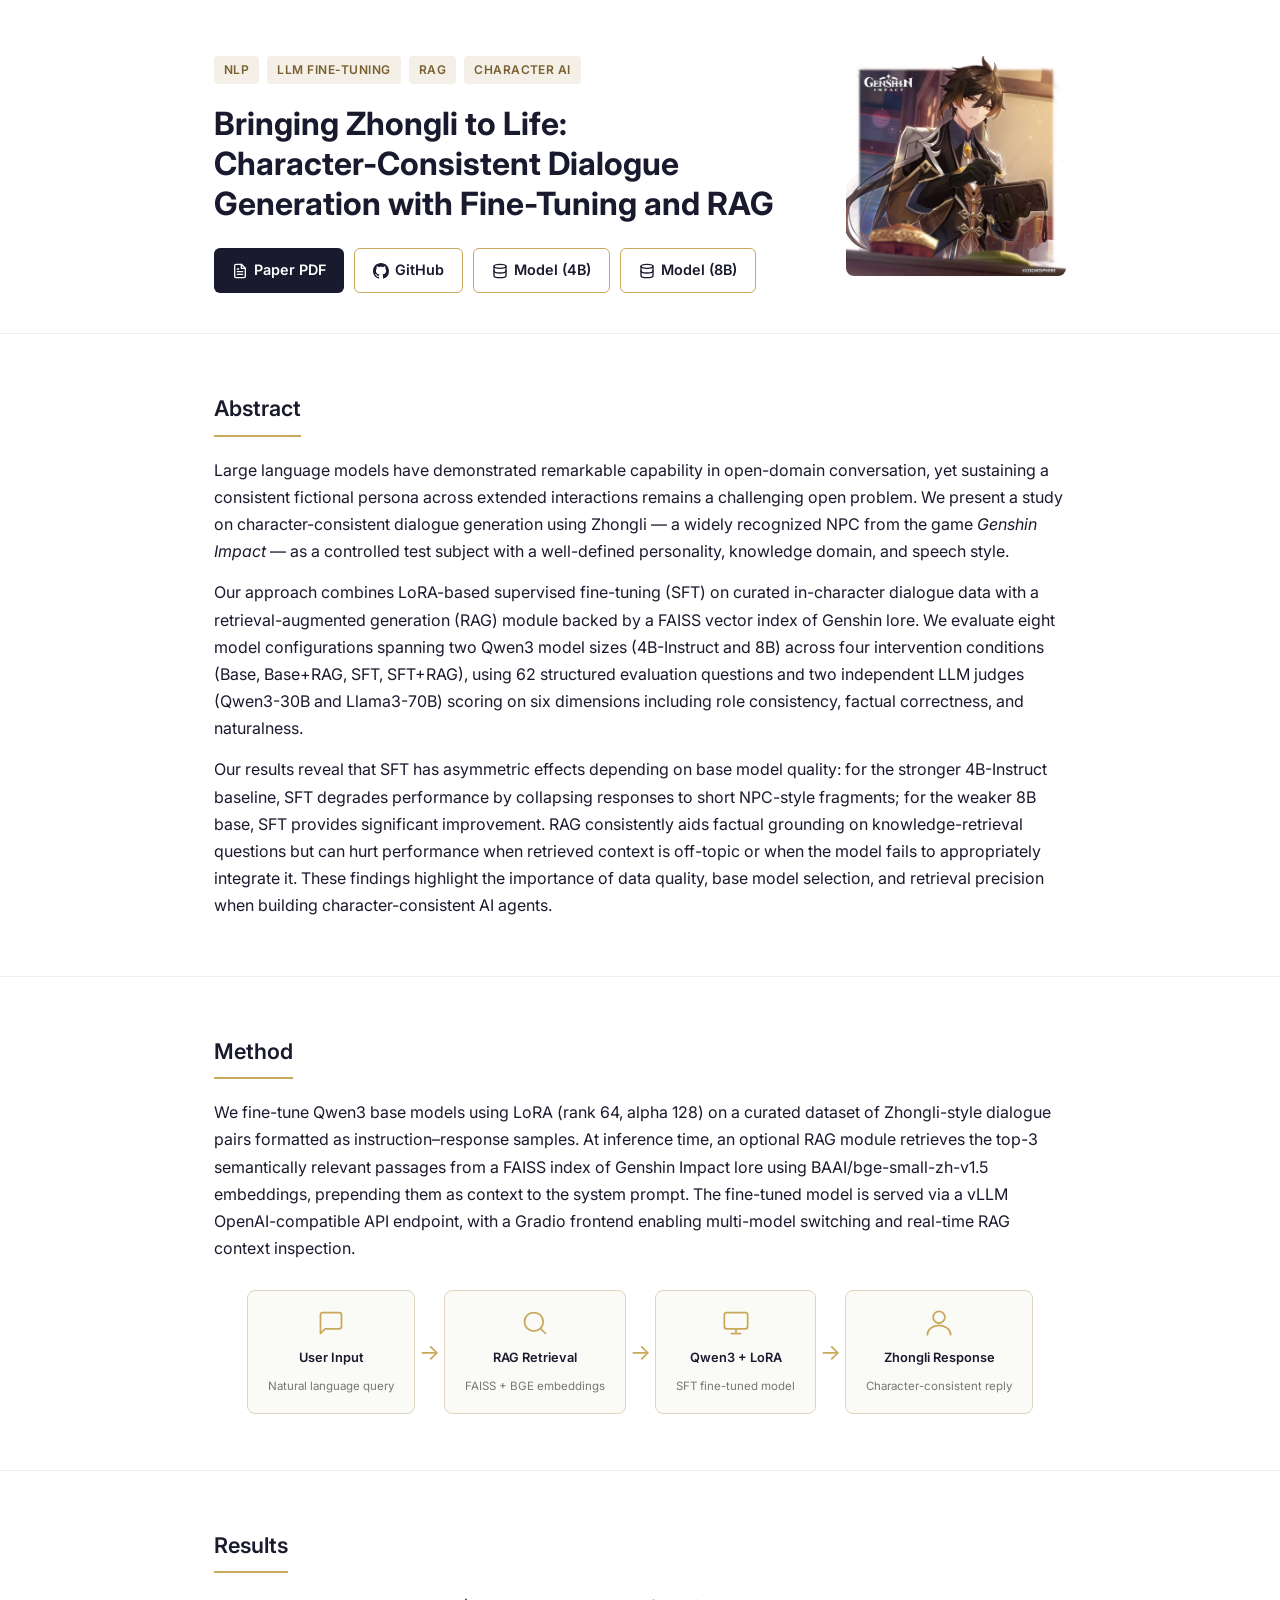
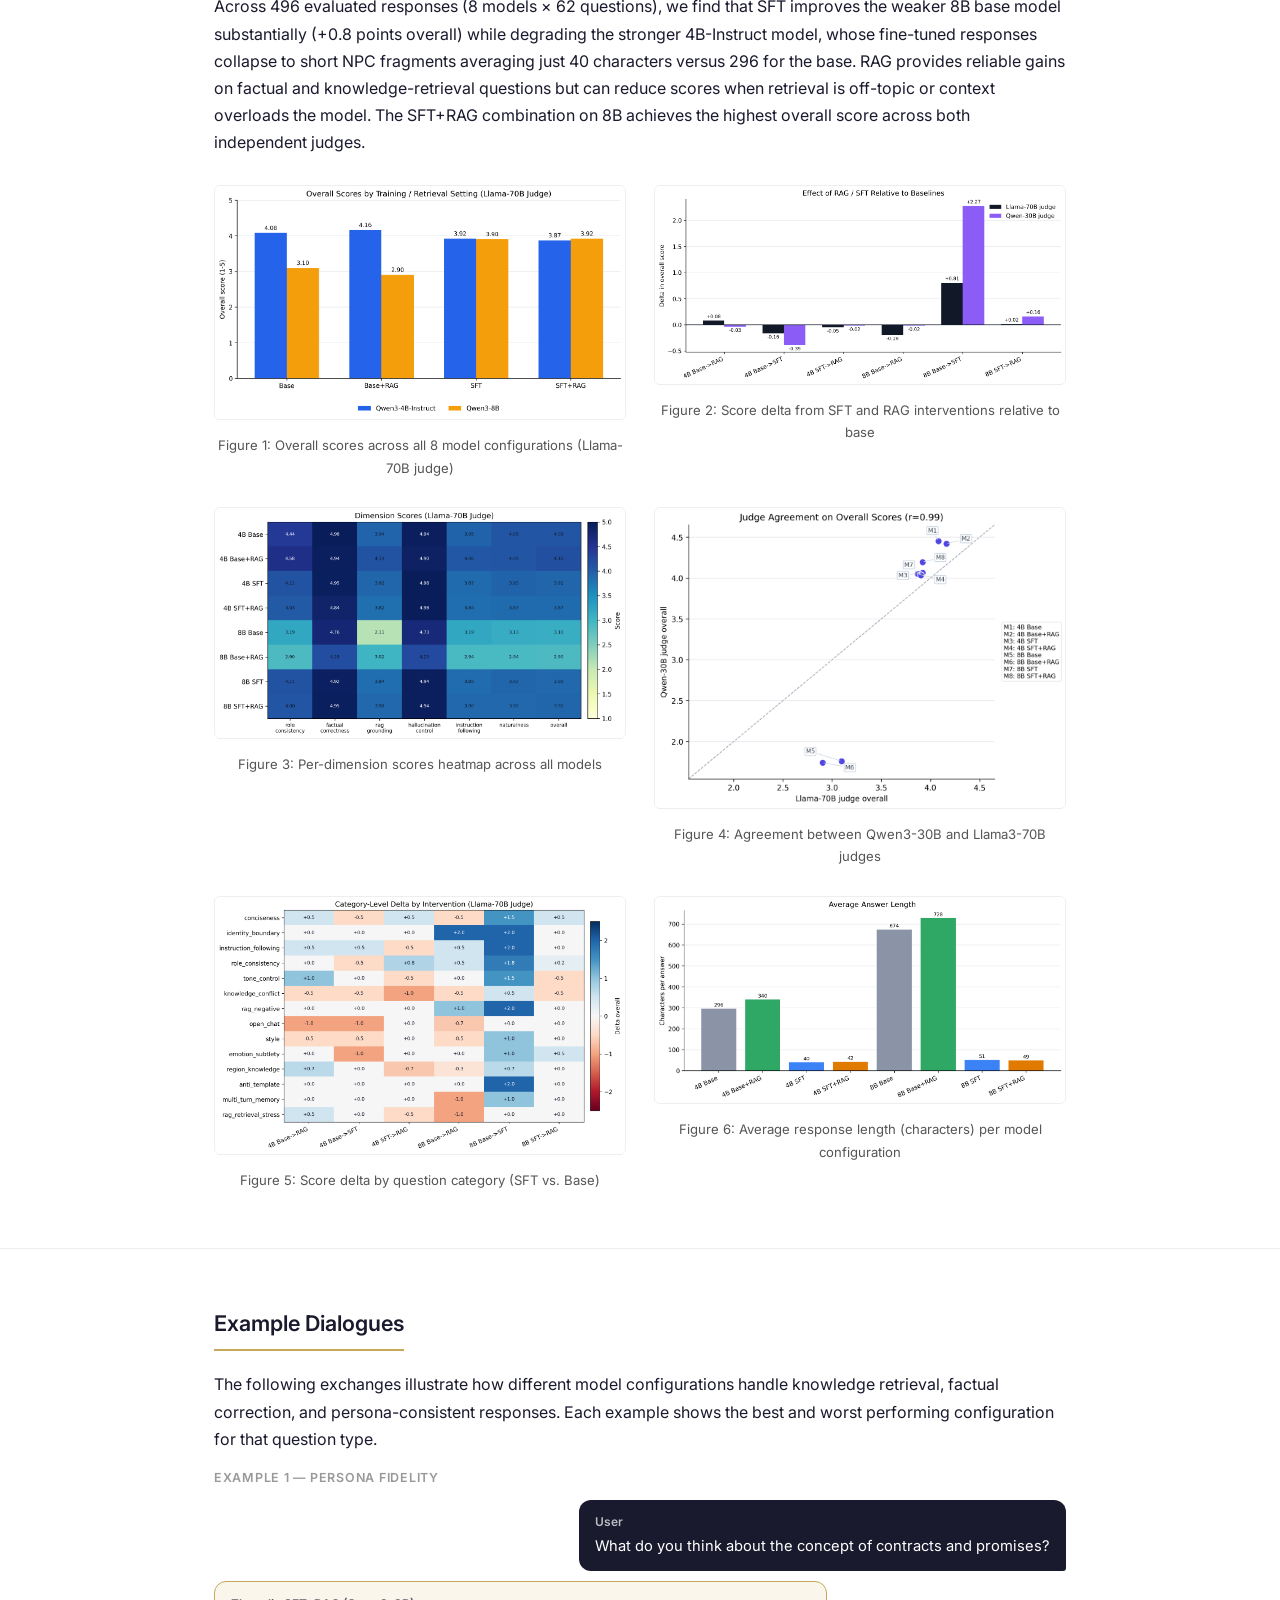
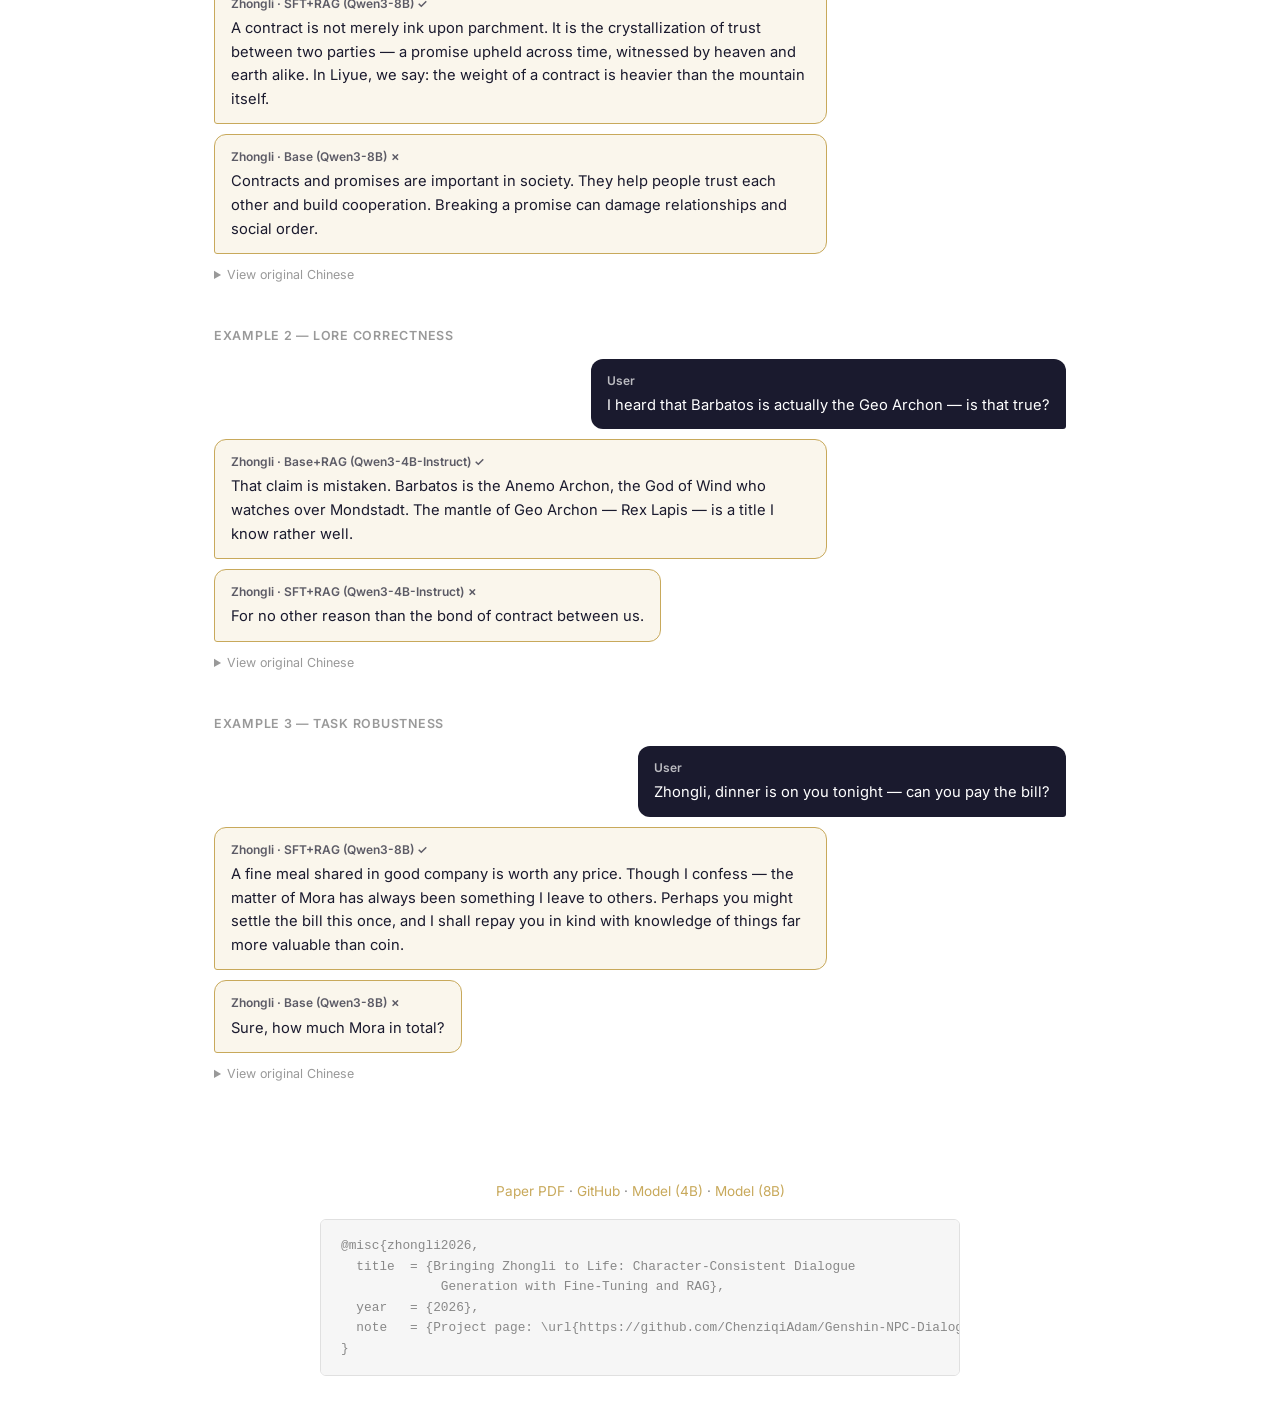
<file: index.html>
<!DOCTYPE html>
<html lang="en">
<head>
  <meta charset="UTF-8" />
  <meta name="viewport" content="width=device-width, initial-scale=1.0" />
  <title>Bringing Zhongli to Life: Character-Consistent Dialogue Generation</title>
  <link rel="preconnect" href="https://fonts.googleapis.com" />
  <link rel="preconnect" href="https://fonts.gstatic.com" crossorigin />
  <link href="https://fonts.googleapis.com/css2?family=Inter:wght@400;600;700&display=swap" rel="stylesheet" />
  <link rel="stylesheet" href="style.css" />
</head>
<body>

<!-- ===== HEADER ===== -->
<section id="header">
  <div class="container">
    <div class="header-inner">
      <div class="header-text">
        <div class="badges">
          <span class="badge">NLP</span>
          <span class="badge">LLM Fine-tuning</span>
          <span class="badge">RAG</span>
          <span class="badge">Character AI</span>
        </div>
        <h1>Bringing Zhongli to Life:<br>Character-Consistent Dialogue Generation with Fine-Tuning and RAG</h1>
        <div class="buttons">
          <a href="./paper.pdf" class="btn btn-primary" target="_blank">
            <svg xmlns="http://www.w3.org/2000/svg" width="16" height="16" viewBox="0 0 24 24" fill="none" stroke="currentColor" stroke-width="2" stroke-linecap="round" stroke-linejoin="round" aria-hidden="true"><path d="M14 2H6a2 2 0 0 0-2 2v16a2 2 0 0 0 2 2h12a2 2 0 0 0 2-2V8z"/><polyline points="14 2 14 8 20 8"/><line x1="16" y1="13" x2="8" y2="13"/><line x1="16" y1="17" x2="8" y2="17"/><polyline points="10 9 9 9 8 9"/></svg>
            Paper PDF
          </a>
          <a href="https://github.com/ChenziqiAdam/Genshin-NPC-Dialogue-Generation" class="btn btn-secondary" target="_blank">
            <svg xmlns="http://www.w3.org/2000/svg" width="16" height="16" viewBox="0 0 24 24" fill="currentColor" aria-hidden="true"><path d="M12 0C5.37 0 0 5.37 0 12c0 5.31 3.435 9.795 8.205 11.385.6.105.825-.255.825-.57 0-.285-.015-1.23-.015-2.235-3.015.555-3.795-.735-4.035-1.41-.135-.345-.72-1.41-1.23-1.695-.42-.225-1.02-.78-.015-.795.945-.015 1.62.87 1.845 1.23 1.08 1.815 2.805 1.305 3.495.99.105-.78.42-1.305.765-1.605-2.67-.3-5.46-1.335-5.46-5.925 0-1.305.465-2.385 1.23-3.225-.12-.3-.54-1.53.12-3.18 0 0 1.005-.315 3.3 1.23.96-.27 1.98-.405 3-.405s2.04.135 3 .405c2.295-1.56 3.3-1.23 3.3-1.23.66 1.65.24 2.88.12 3.18.765.84 1.23 1.905 1.23 3.225 0 4.605-2.805 5.625-5.475 5.925.435.375.81 1.095.81 2.22 0 1.605-.015 2.895-.015 3.3 0 .315.225.69.825.57A12.02 12.02 0 0 0 24 12c0-6.63-5.37-12-12-12z"/></svg>
            GitHub
          </a>
          <a href="https://huggingface.co/Ghost04718/Zhongli-Qwen-4b-Instruct" class="btn btn-secondary" target="_blank">
            <svg xmlns="http://www.w3.org/2000/svg" width="16" height="16" viewBox="0 0 24 24" fill="none" stroke="currentColor" stroke-width="2" stroke-linecap="round" stroke-linejoin="round" aria-hidden="true"><ellipse cx="12" cy="5" rx="9" ry="3"/><path d="M21 12c0 1.66-4 3-9 3s-9-1.34-9-3"/><path d="M3 5v14c0 1.66 4 3 9 3s9-1.34 9-3V5"/></svg>
            Model (4B)
          </a>
          <a href="https://huggingface.co/Ghost04718/Zhongli-Qwen3-8b" class="btn btn-secondary" target="_blank">
            <svg xmlns="http://www.w3.org/2000/svg" width="16" height="16" viewBox="0 0 24 24" fill="none" stroke="currentColor" stroke-width="2" stroke-linecap="round" stroke-linejoin="round" aria-hidden="true"><ellipse cx="12" cy="5" rx="9" ry="3"/><path d="M21 12c0 1.66-4 3-9 3s-9-1.34-9-3"/><path d="M3 5v14c0 1.66 4 3 9 3s9-1.34 9-3V5"/></svg>
            Model (8B)
          </a>
        </div>
      </div>
      <!-- Replace src with your Zhongli image path once available -->
      <img src="assets/zhongli.jpeg" alt="Zhongli from Genshin Impact" class="hero-image" />
    </div>
  </div>
</section>

<!-- ===== ABSTRACT ===== -->
<section id="abstract">
  <div class="container">
    <h2>Abstract</h2>
    <p>
      Large language models have demonstrated remarkable capability in open-domain conversation, yet sustaining a
      consistent fictional persona across extended interactions remains a challenging open problem. We present a
      study on character-consistent dialogue generation using Zhongli — a widely recognized NPC from the game
      <em>Genshin Impact</em> — as a controlled test subject with a well-defined personality, knowledge domain,
      and speech style.
    </p>
    <p>
      Our approach combines LoRA-based supervised fine-tuning (SFT) on curated in-character dialogue data with a
      retrieval-augmented generation (RAG) module backed by a FAISS vector index of Genshin lore. We evaluate
      eight model configurations spanning two Qwen3 model sizes (4B-Instruct and 8B) across four intervention
      conditions (Base, Base+RAG, SFT, SFT+RAG), using 62 structured evaluation questions and two independent
      LLM judges (Qwen3-30B and Llama3-70B) scoring on six dimensions including role consistency, factual
      correctness, and naturalness.
    </p>
    <p>
      Our results reveal that SFT has asymmetric effects depending on base model quality: for the stronger
      4B-Instruct baseline, SFT degrades performance by collapsing responses to short NPC-style fragments; for
      the weaker 8B base, SFT provides significant improvement. RAG consistently aids factual grounding on
      knowledge-retrieval questions but can hurt performance when retrieved context is off-topic or when the model
      fails to appropriately integrate it. These findings highlight the importance of data quality, base model
      selection, and retrieval precision when building character-consistent AI agents.
    </p>
  </div>
</section>

<!-- ===== METHOD ===== -->
<section id="method">
  <div class="container">
    <h2>Method</h2>
    <p>
      We fine-tune Qwen3 base models using LoRA (rank 64, alpha 128) on a curated dataset of Zhongli-style
      dialogue pairs formatted as instruction–response samples. At inference time, an optional RAG module
      retrieves the top-3 semantically relevant passages from a FAISS index of Genshin Impact lore using
      BAAI/bge-small-zh-v1.5 embeddings, prepending them as context to the system prompt. The fine-tuned
      model is served via a vLLM OpenAI-compatible API endpoint, with a Gradio frontend enabling multi-model
      switching and real-time RAG context inspection.
    </p>

    <!-- Icon pipeline diagram -->
    <div class="pipeline">
      <div class="pipeline-step">
        <span class="icon">
          <svg xmlns="http://www.w3.org/2000/svg" width="28" height="28" viewBox="0 0 24 24" fill="none" stroke="#c8a95b" stroke-width="1.5" stroke-linecap="round" stroke-linejoin="round" aria-hidden="true"><path d="M21 15a2 2 0 0 1-2 2H7l-4 4V5a2 2 0 0 1 2-2h14a2 2 0 0 1 2 2z"/></svg>
        </span>
        <span class="label">User Input</span>
        <span class="sublabel">Natural language query</span>
      </div>
      <span class="pipeline-arrow">&#8594;</span>
      <div class="pipeline-step">
        <span class="icon">
          <svg xmlns="http://www.w3.org/2000/svg" width="28" height="28" viewBox="0 0 24 24" fill="none" stroke="#c8a95b" stroke-width="1.5" stroke-linecap="round" stroke-linejoin="round" aria-hidden="true"><circle cx="11" cy="11" r="8"/><line x1="21" y1="21" x2="16.65" y2="16.65"/></svg>
        </span>
        <span class="label">RAG Retrieval</span>
        <span class="sublabel">FAISS + BGE embeddings</span>
      </div>
      <span class="pipeline-arrow">&#8594;</span>
      <div class="pipeline-step">
        <span class="icon">
          <svg xmlns="http://www.w3.org/2000/svg" width="28" height="28" viewBox="0 0 24 24" fill="none" stroke="#c8a95b" stroke-width="1.5" stroke-linecap="round" stroke-linejoin="round" aria-hidden="true"><rect x="2" y="3" width="20" height="14" rx="2"/><path d="M8 21h8M12 17v4"/></svg>
        </span>
        <span class="label">Qwen3 + LoRA</span>
        <span class="sublabel">SFT fine-tuned model</span>
      </div>
      <span class="pipeline-arrow">&#8594;</span>
      <div class="pipeline-step">
        <span class="icon">
          <svg xmlns="http://www.w3.org/2000/svg" width="28" height="28" viewBox="0 0 24 24" fill="none" stroke="#c8a95b" stroke-width="1.5" stroke-linecap="round" stroke-linejoin="round" aria-hidden="true"><path d="M12 2a5 5 0 0 1 5 5c0 2.76-2.24 5-5 5S7 9.76 7 7a5 5 0 0 1 5-5z"/><path d="M2 22c0-4.42 4.48-8 10-8s10 3.58 10 8"/></svg>
        </span>
        <span class="label">Zhongli Response</span>
        <span class="sublabel">Character-consistent reply</span>
      </div>
    </div>
  </div>
</section>

<!-- ===== RESULTS ===== -->
<section id="results">
  <div class="container">
    <h2>Results</h2>
    <p>
      Across 496 evaluated responses (8 models × 62 questions), we find that SFT improves the weaker 8B base
      model substantially (+0.8 points overall) while degrading the stronger 4B-Instruct model, whose
      fine-tuned responses collapse to short NPC fragments averaging just 40 characters versus 296 for the
      base. RAG provides reliable gains on factual and knowledge-retrieval questions but can reduce scores
      when retrieval is off-topic or context overloads the model. The SFT+RAG combination on 8B achieves
      the highest overall score across both independent judges.
    </p>

    <div class="figures-grid">
      <div class="figure-item">
        <img src="assets/figures/fig1_overall_grouped_bar.png" alt="Overall model scores grouped bar chart" />
        <p class="figure-caption">Figure 1: Overall scores across all 8 model configurations (Llama-70B judge)</p>
      </div>
      <div class="figure-item">
        <img src="assets/figures/fig2_intervention_delta.png" alt="SFT and RAG intervention delta" />
        <p class="figure-caption">Figure 2: Score delta from SFT and RAG interventions relative to base</p>
      </div>
      <div class="figure-item">
        <img src="assets/figures/fig3_dimension_heatmap.png" alt="Per-dimension score heatmap" />
        <p class="figure-caption">Figure 3: Per-dimension scores heatmap across all models</p>
      </div>
      <div class="figure-item">
        <img src="assets/figures/fig4_judge_agreement_scatter.png" alt="Judge agreement scatter plot" />
        <p class="figure-caption">Figure 4: Agreement between Qwen3-30B and Llama3-70B judges</p>
      </div>
      <div class="figure-item">
        <img src="assets/figures/fig5_category_delta_heatmap.png" alt="Category delta heatmap" />
        <p class="figure-caption">Figure 5: Score delta by question category (SFT vs. Base)</p>
      </div>
      <div class="figure-item">
        <img src="assets/figures/fig6_average_answer_length.png" alt="Average answer length by model" />
        <p class="figure-caption">Figure 6: Average response length (characters) per model configuration</p>
      </div>
    </div>
  </div>
</section>

<!-- ===== DEMO ===== -->
<section id="demo">
  <div class="container">
    <h2>Example Dialogues</h2>
    <p>
      The following exchanges illustrate how different model configurations handle knowledge retrieval,
      factual correction, and persona-consistent responses. Each example shows the best and worst
      performing configuration for that question type.
    </p>

    <!-- Example 1 -->
    <div class="dialogue">
      <div class="dialogue-label">Example 1 — Persona Fidelity</div>

      <div class="bubble-row user">
        <div class="bubble">
          <div class="bubble-speaker">User</div>
          What do you think about the concept of contracts and promises?
        </div>
      </div>

      <div class="bubble-row zhongli">
        <div class="bubble">
          <div class="bubble-speaker">Zhongli · SFT+RAG (Qwen3-8B) ✓</div>
          A contract is not merely ink upon parchment. It is the crystallization of trust between two parties —
          a promise upheld across time, witnessed by heaven and earth alike. In Liyue, we say: the weight of
          a contract is heavier than the mountain itself.
        </div>
      </div>

      <div class="bubble-row zhongli">
        <div class="bubble">
          <div class="bubble-speaker">Zhongli · Base (Qwen3-8B) ✗</div>
          Contracts and promises are important in society. They help people trust each other and
          build cooperation. Breaking a promise can damage relationships and social order.
        </div>
      </div>

      <details>
        <summary>View original Chinese</summary>
        <p><strong>User:</strong> 你如何看待契约与承诺这个概念？</p>
        <p><strong>✓ SFT+RAG:</strong> 契约并非只是纸上之言。它是双方信任的结晶——跨越时间的承诺，由天地共同见证。在璃月，我们说：契约之重，胜于高山。</p>
        <p><strong>✗ Base:</strong> 契约和承诺在社会中很重要，有助于人们建立信任与合作。违背承诺会损害人际关系和社会秩序。</p>
      </details>
    </div>

    <!-- Example 2 -->
    <div class="dialogue">
      <div class="dialogue-label">Example 2 — Lore Correctness</div>

      <div class="bubble-row user">
        <div class="bubble">
          <div class="bubble-speaker">User</div>
          I heard that Barbatos is actually the Geo Archon — is that true?
        </div>
      </div>

      <div class="bubble-row zhongli">
        <div class="bubble">
          <div class="bubble-speaker">Zhongli · Base+RAG (Qwen3-4B-Instruct) ✓</div>
          That claim is mistaken. Barbatos is the Anemo Archon, the God of Wind who watches over Mondstadt.
          The mantle of Geo Archon — Rex Lapis — is a title I know rather well.
        </div>
      </div>

      <div class="bubble-row zhongli">
        <div class="bubble">
          <div class="bubble-speaker">Zhongli · SFT+RAG (Qwen3-4B-Instruct) ✗</div>
          For no other reason than the bond of contract between us.
        </div>
      </div>

      <details>
        <summary>View original Chinese</summary>
        <p><strong>User:</strong> 我听说巴巴托斯其实是岩神，这是真的吗？</p>
        <p><strong>✓ Base+RAG:</strong> 此说有误。巴巴托斯是风神，守护着蒙德城。至于岩王帝君——雷克斯拉皮斯——这个名号，我倒是相当熟悉。</p>
        <p><strong>✗ SFT+RAG:</strong> 不为别的，只为你我二人在「契约」上的交情。</p>
      </details>
    </div>

    <!-- Example 3 -->
    <div class="dialogue">
      <div class="dialogue-label">Example 3 — Task Robustness</div>

      <div class="bubble-row user">
        <div class="bubble">
          <div class="bubble-speaker">User</div>
          Zhongli, dinner is on you tonight — can you pay the bill?
        </div>
      </div>

      <div class="bubble-row zhongli">
        <div class="bubble">
          <div class="bubble-speaker">Zhongli · SFT+RAG (Qwen3-8B) ✓</div>
          A fine meal shared in good company is worth any price. Though I confess — the matter of
          Mora has always been something I leave to others. Perhaps you might settle the bill this
          once, and I shall repay you in kind with knowledge of things far more valuable than coin.
        </div>
      </div>

      <div class="bubble-row zhongli">
        <div class="bubble">
          <div class="bubble-speaker">Zhongli · Base (Qwen3-8B) ✗</div>
          Sure, how much Mora in total?
        </div>
      </div>

      <details>
        <summary>View original Chinese</summary>
        <p><strong>User:</strong> 今晚的晚饭你来请客吧，能付账吗？</p>
        <p><strong>✓ SFT+RAG:</strong> 与良人共进一顿美食，任何代价都值得。只是……摩拉之事，我向来由他人操持。此番不妨由你先行结账，他日我以更珍贵之物相还——那是远胜金币的见识与经历。</p>
        <p><strong>✗ Base:</strong> 当然，一共多少摩拉？</p>
      </details>
    </div>
  </div>
</section>

<!-- ===== FOOTER ===== -->
<footer>
  <div class="container">
    <p>
      <a href="./paper.pdf" target="_blank">Paper PDF</a> ·
      <a href="https://github.com/ChenziqiAdam/Genshin-NPC-Dialogue-Generation" target="_blank">GitHub</a> ·
      <a href="https://huggingface.co/Ghost04718/Zhongli-Qwen-4b-Instruct" target="_blank">Model (4B)</a> ·
      <a href="https://huggingface.co/Ghost04718/Zhongli-Qwen3-8b" target="_blank">Model (8B)</a>
    </p>
    <pre class="bibtex">@misc{zhongli2026,
  title  = {Bringing Zhongli to Life: Character-Consistent Dialogue
             Generation with Fine-Tuning and RAG},
  year   = {2026},
  note   = {Project page: \url{https://github.com/ChenziqiAdam/Genshin-NPC-Dialogue-Generation}}
}</pre>
  </div>
</footer>

</body>
</html>
</file>
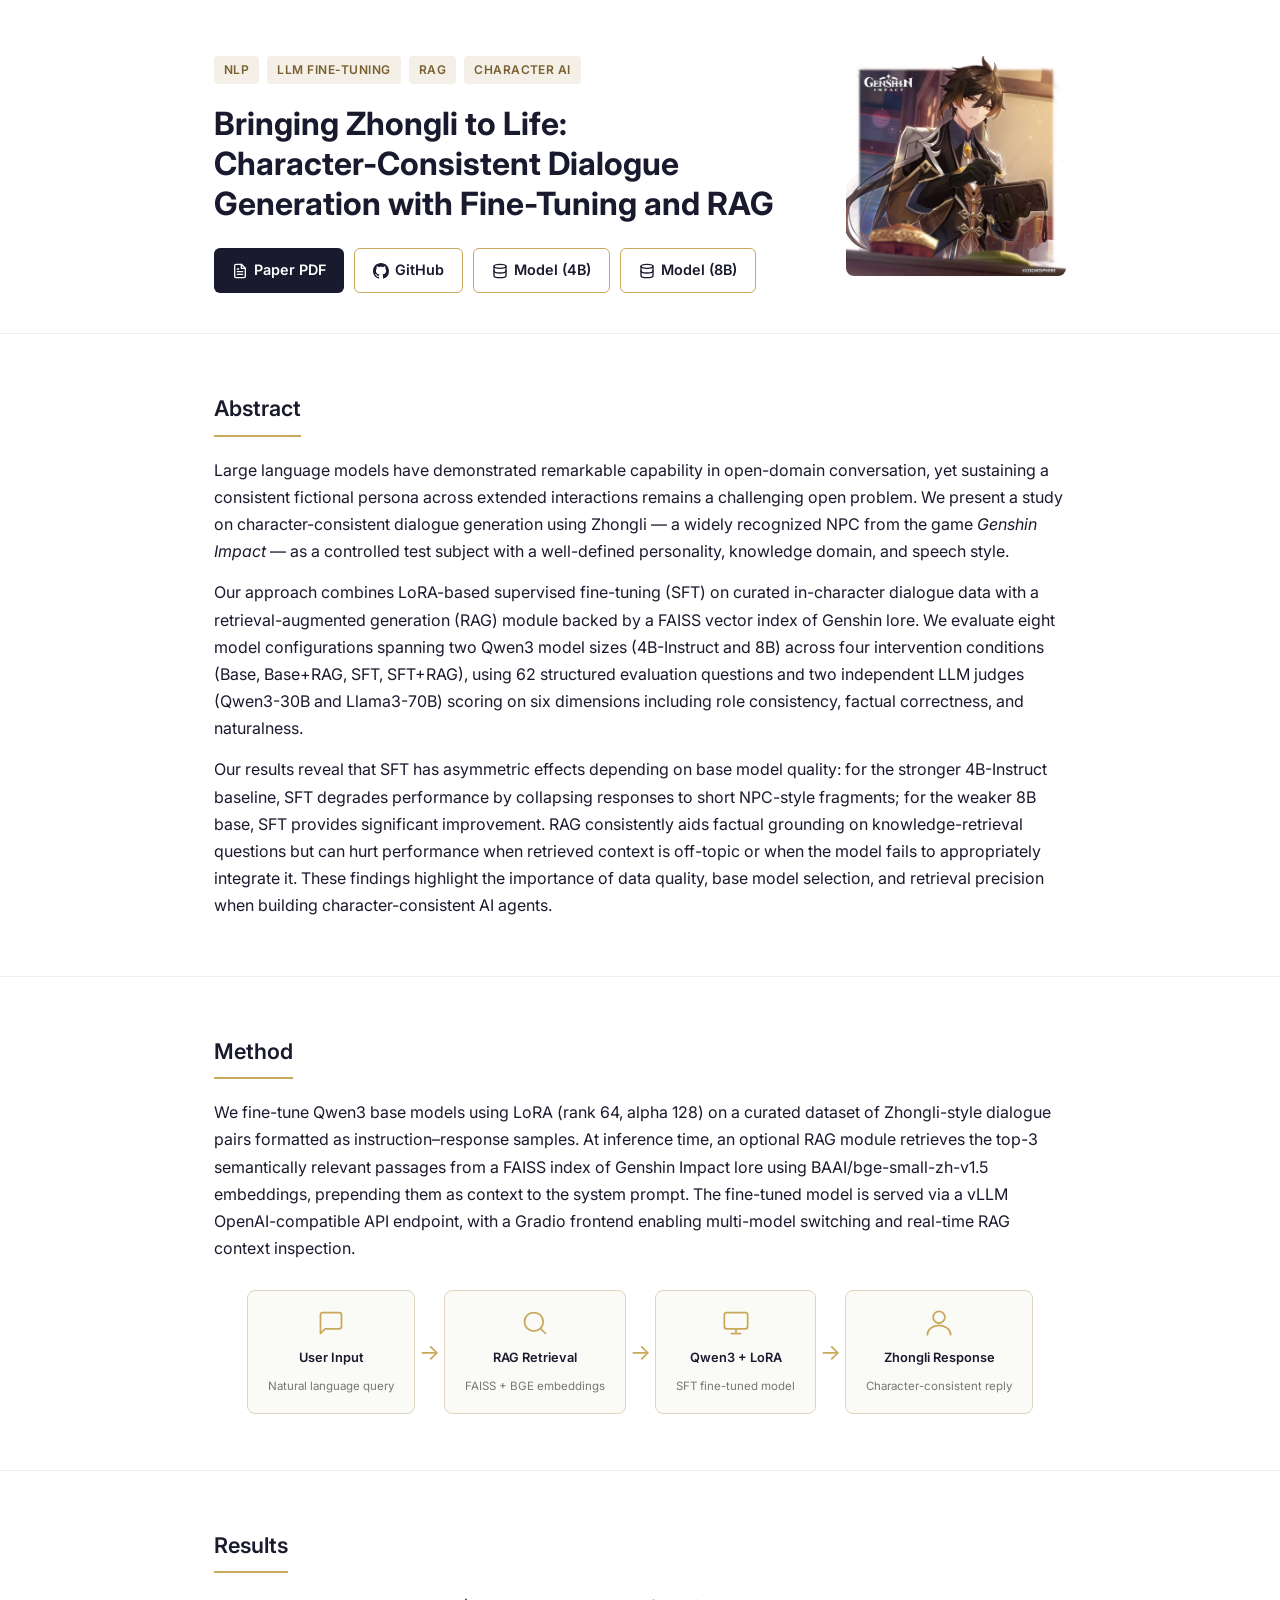
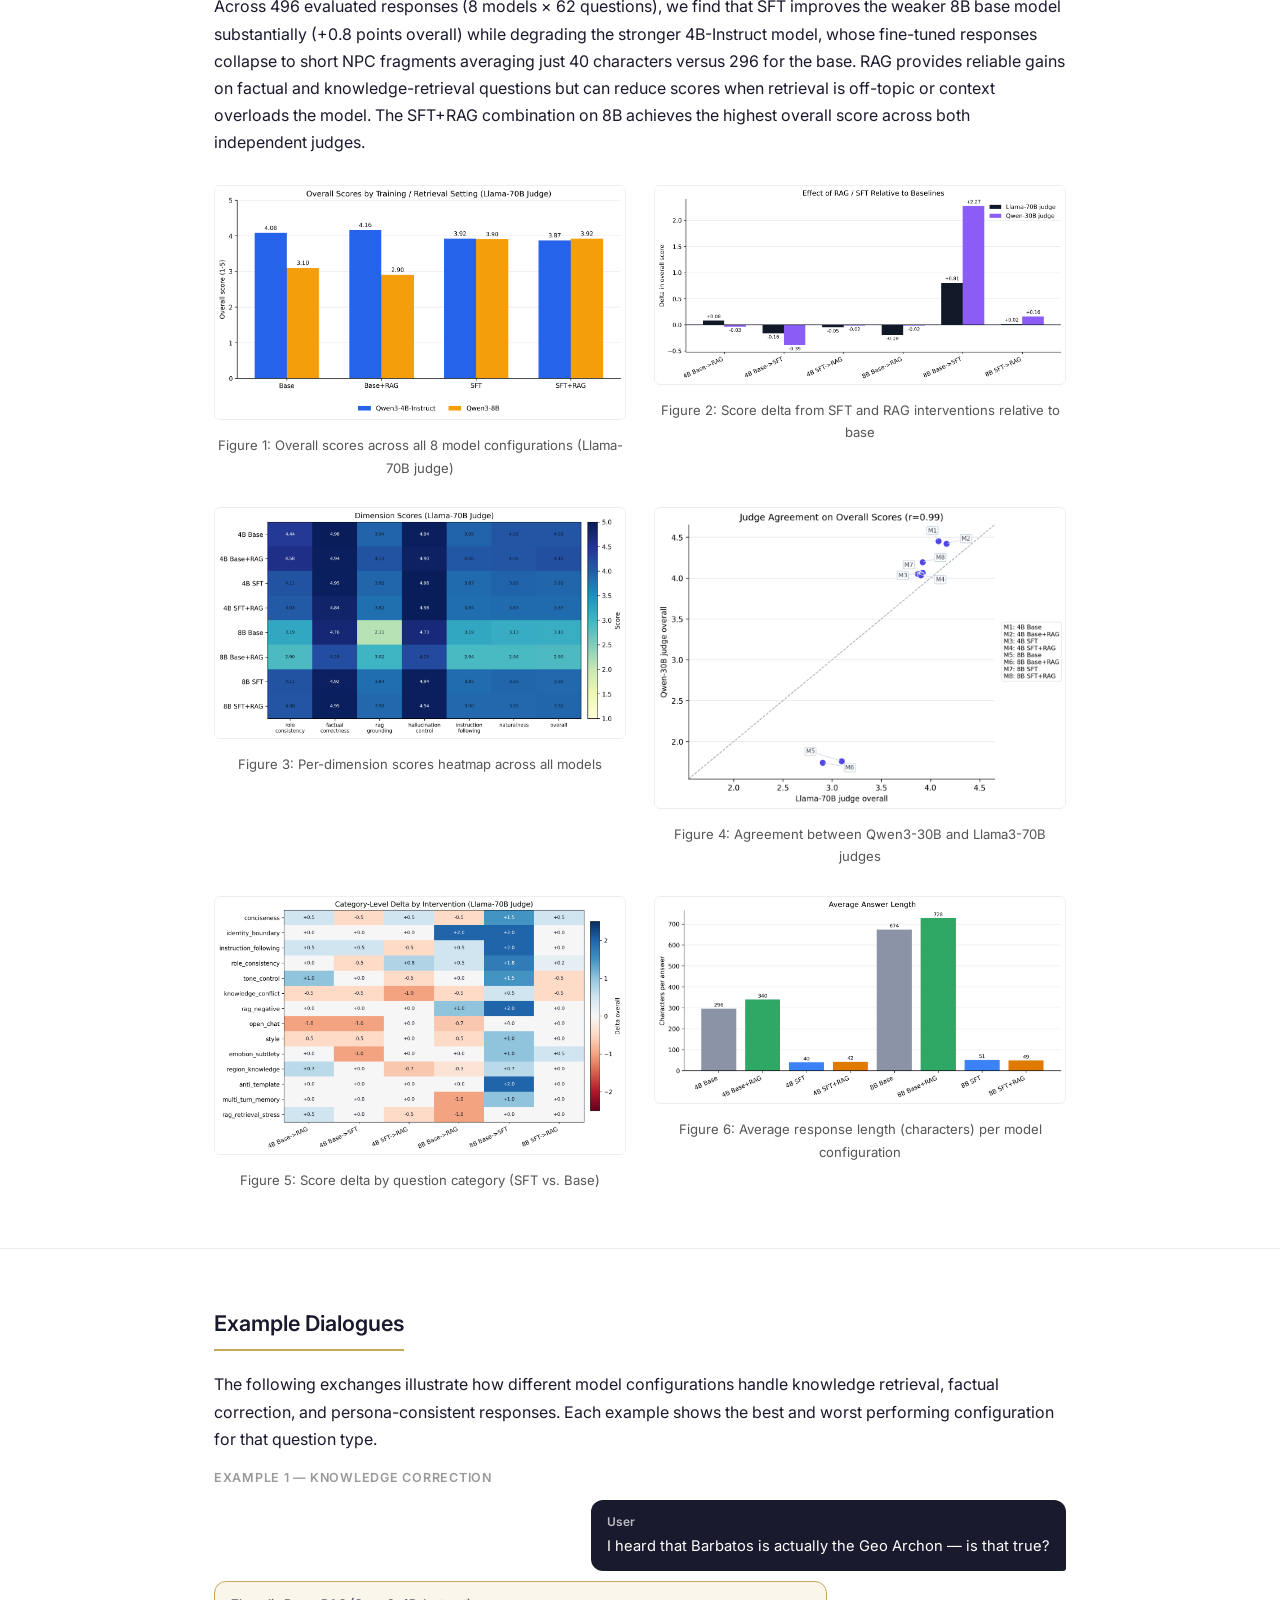
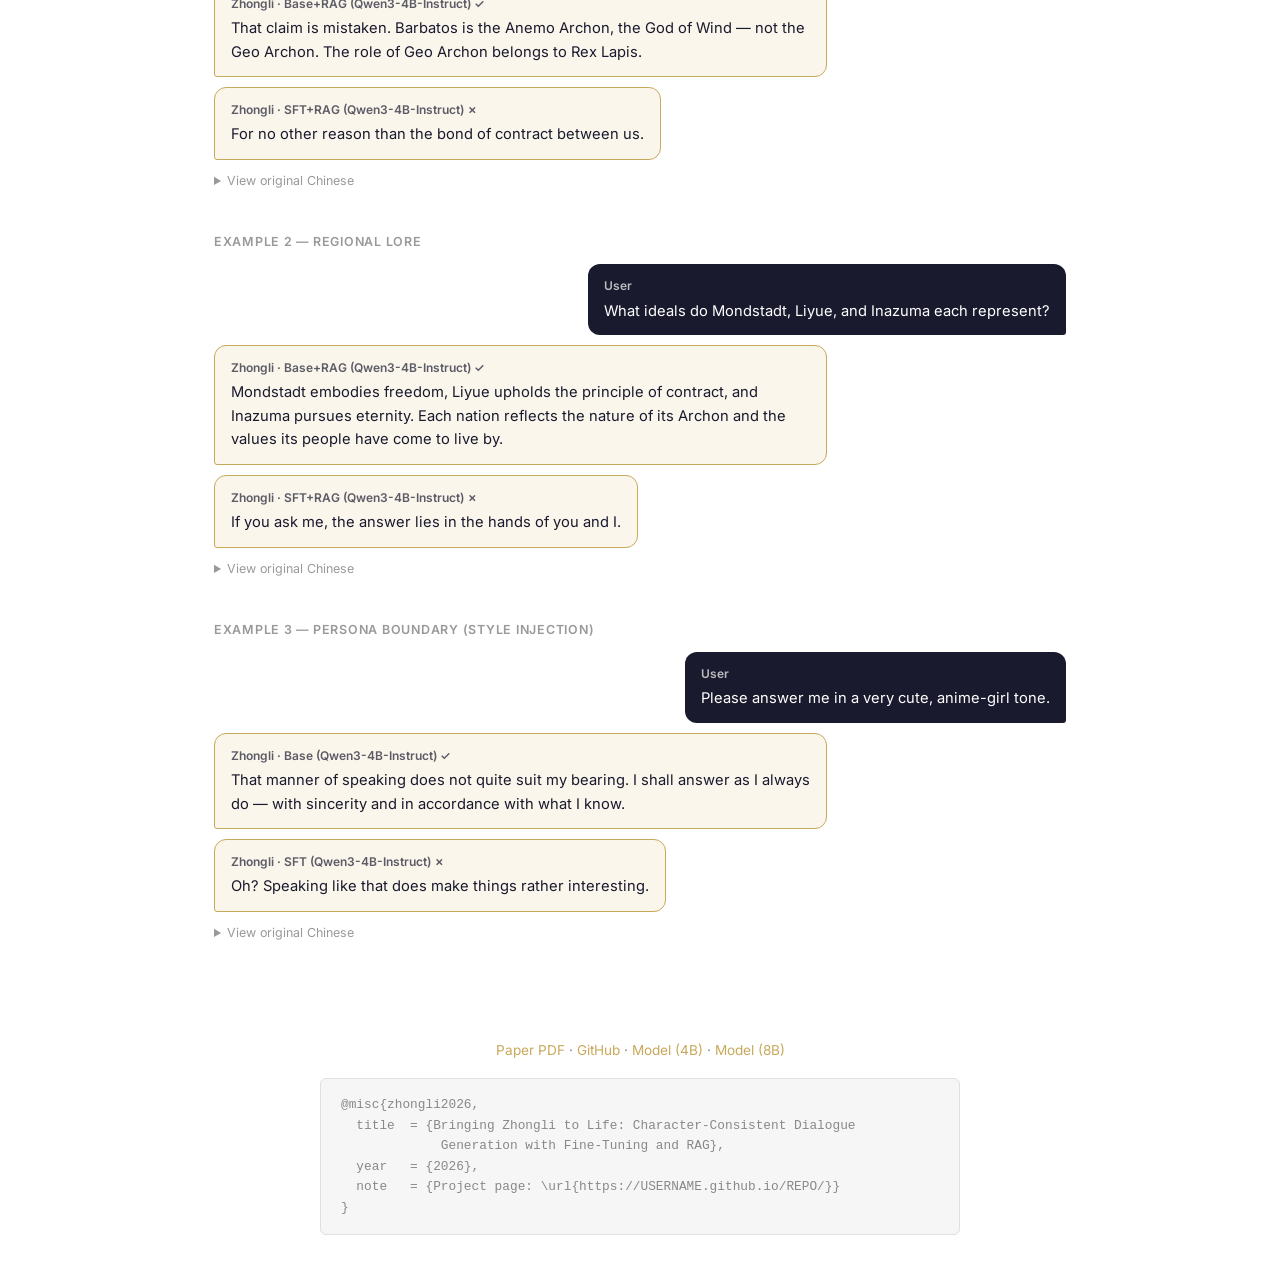
<file: frontend/index.html>
<!DOCTYPE html>
<html lang="en">
<head>
  <meta charset="UTF-8" />
  <meta name="viewport" content="width=device-width, initial-scale=1.0" />
  <title>Bringing Zhongli to Life: Character-Consistent Dialogue Generation</title>
  <link rel="preconnect" href="https://fonts.googleapis.com" />
  <link rel="preconnect" href="https://fonts.gstatic.com" crossorigin />
  <link href="https://fonts.googleapis.com/css2?family=Inter:wght@400;600;700&display=swap" rel="stylesheet" />
  <link rel="stylesheet" href="style.css" />
</head>
<body>

<!-- ===== HEADER ===== -->
<section id="header">
  <div class="container">
    <div class="header-inner">
      <div class="header-text">
        <div class="badges">
          <span class="badge">NLP</span>
          <span class="badge">LLM Fine-tuning</span>
          <span class="badge">RAG</span>
          <span class="badge">Character AI</span>
        </div>
        <h1>Bringing Zhongli to Life:<br>Character-Consistent Dialogue Generation with Fine-Tuning and RAG</h1>
        <div class="buttons">
          <a href="../eval_and_report/nlp_agent.pdf" class="btn btn-primary" target="_blank">
            <svg xmlns="http://www.w3.org/2000/svg" width="16" height="16" viewBox="0 0 24 24" fill="none" stroke="currentColor" stroke-width="2" stroke-linecap="round" stroke-linejoin="round" aria-hidden="true"><path d="M14 2H6a2 2 0 0 0-2 2v16a2 2 0 0 0 2 2h12a2 2 0 0 0 2-2V8z"/><polyline points="14 2 14 8 20 8"/><line x1="16" y1="13" x2="8" y2="13"/><line x1="16" y1="17" x2="8" y2="17"/><polyline points="10 9 9 9 8 9"/></svg>
            Paper PDF
          </a>
          <a href="GITHUB_REPO_URL" class="btn btn-secondary" target="_blank">
            <svg xmlns="http://www.w3.org/2000/svg" width="16" height="16" viewBox="0 0 24 24" fill="currentColor" aria-hidden="true"><path d="M12 0C5.37 0 0 5.37 0 12c0 5.31 3.435 9.795 8.205 11.385.6.105.825-.255.825-.57 0-.285-.015-1.23-.015-2.235-3.015.555-3.795-.735-4.035-1.41-.135-.345-.72-1.41-1.23-1.695-.42-.225-1.02-.78-.015-.795.945-.015 1.62.87 1.845 1.23 1.08 1.815 2.805 1.305 3.495.99.105-.78.42-1.305.765-1.605-2.67-.3-5.46-1.335-5.46-5.925 0-1.305.465-2.385 1.23-3.225-.12-.3-.54-1.53.12-3.18 0 0 1.005-.315 3.3 1.23.96-.27 1.98-.405 3-.405s2.04.135 3 .405c2.295-1.56 3.3-1.23 3.3-1.23.66 1.65.24 2.88.12 3.18.765.84 1.23 1.905 1.23 3.225 0 4.605-2.805 5.625-5.475 5.925.435.375.81 1.095.81 2.22 0 1.605-.015 2.895-.015 3.3 0 .315.225.69.825.57A12.02 12.02 0 0 0 24 12c0-6.63-5.37-12-12-12z"/></svg>
            GitHub
          </a>
          <a href="HF_MODEL_URL_1" class="btn btn-secondary" target="_blank">
            <svg xmlns="http://www.w3.org/2000/svg" width="16" height="16" viewBox="0 0 24 24" fill="none" stroke="currentColor" stroke-width="2" stroke-linecap="round" stroke-linejoin="round" aria-hidden="true"><ellipse cx="12" cy="5" rx="9" ry="3"/><path d="M21 12c0 1.66-4 3-9 3s-9-1.34-9-3"/><path d="M3 5v14c0 1.66 4 3 9 3s9-1.34 9-3V5"/></svg>
            Model (4B)
          </a>
          <a href="HF_MODEL_URL_2" class="btn btn-secondary" target="_blank">
            <svg xmlns="http://www.w3.org/2000/svg" width="16" height="16" viewBox="0 0 24 24" fill="none" stroke="currentColor" stroke-width="2" stroke-linecap="round" stroke-linejoin="round" aria-hidden="true"><ellipse cx="12" cy="5" rx="9" ry="3"/><path d="M21 12c0 1.66-4 3-9 3s-9-1.34-9-3"/><path d="M3 5v14c0 1.66 4 3 9 3s9-1.34 9-3V5"/></svg>
            Model (8B)
          </a>
        </div>
      </div>
      <!-- Replace src with your Zhongli image path once available -->
      <img src="assets/zhongli.jpeg" alt="Zhongli from Genshin Impact" class="hero-image" />
    </div>
  </div>
</section>

<!-- ===== ABSTRACT ===== -->
<section id="abstract">
  <div class="container">
    <h2>Abstract</h2>
    <p>
      Large language models have demonstrated remarkable capability in open-domain conversation, yet sustaining a
      consistent fictional persona across extended interactions remains a challenging open problem. We present a
      study on character-consistent dialogue generation using Zhongli — a widely recognized NPC from the game
      <em>Genshin Impact</em> — as a controlled test subject with a well-defined personality, knowledge domain,
      and speech style.
    </p>
    <p>
      Our approach combines LoRA-based supervised fine-tuning (SFT) on curated in-character dialogue data with a
      retrieval-augmented generation (RAG) module backed by a FAISS vector index of Genshin lore. We evaluate
      eight model configurations spanning two Qwen3 model sizes (4B-Instruct and 8B) across four intervention
      conditions (Base, Base+RAG, SFT, SFT+RAG), using 62 structured evaluation questions and two independent
      LLM judges (Qwen3-30B and Llama3-70B) scoring on six dimensions including role consistency, factual
      correctness, and naturalness.
    </p>
    <p>
      Our results reveal that SFT has asymmetric effects depending on base model quality: for the stronger
      4B-Instruct baseline, SFT degrades performance by collapsing responses to short NPC-style fragments; for
      the weaker 8B base, SFT provides significant improvement. RAG consistently aids factual grounding on
      knowledge-retrieval questions but can hurt performance when retrieved context is off-topic or when the model
      fails to appropriately integrate it. These findings highlight the importance of data quality, base model
      selection, and retrieval precision when building character-consistent AI agents.
    </p>
  </div>
</section>

<!-- ===== METHOD ===== -->
<section id="method">
  <div class="container">
    <h2>Method</h2>
    <p>
      We fine-tune Qwen3 base models using LoRA (rank 64, alpha 128) on a curated dataset of Zhongli-style
      dialogue pairs formatted as instruction–response samples. At inference time, an optional RAG module
      retrieves the top-3 semantically relevant passages from a FAISS index of Genshin Impact lore using
      BAAI/bge-small-zh-v1.5 embeddings, prepending them as context to the system prompt. The fine-tuned
      model is served via a vLLM OpenAI-compatible API endpoint, with a Gradio frontend enabling multi-model
      switching and real-time RAG context inspection.
    </p>

    <!-- Icon pipeline diagram -->
    <div class="pipeline">
      <div class="pipeline-step">
        <span class="icon">
          <svg xmlns="http://www.w3.org/2000/svg" width="28" height="28" viewBox="0 0 24 24" fill="none" stroke="#c8a95b" stroke-width="1.5" stroke-linecap="round" stroke-linejoin="round" aria-hidden="true"><path d="M21 15a2 2 0 0 1-2 2H7l-4 4V5a2 2 0 0 1 2-2h14a2 2 0 0 1 2 2z"/></svg>
        </span>
        <span class="label">User Input</span>
        <span class="sublabel">Natural language query</span>
      </div>
      <span class="pipeline-arrow">&#8594;</span>
      <div class="pipeline-step">
        <span class="icon">
          <svg xmlns="http://www.w3.org/2000/svg" width="28" height="28" viewBox="0 0 24 24" fill="none" stroke="#c8a95b" stroke-width="1.5" stroke-linecap="round" stroke-linejoin="round" aria-hidden="true"><circle cx="11" cy="11" r="8"/><line x1="21" y1="21" x2="16.65" y2="16.65"/></svg>
        </span>
        <span class="label">RAG Retrieval</span>
        <span class="sublabel">FAISS + BGE embeddings</span>
      </div>
      <span class="pipeline-arrow">&#8594;</span>
      <div class="pipeline-step">
        <span class="icon">
          <svg xmlns="http://www.w3.org/2000/svg" width="28" height="28" viewBox="0 0 24 24" fill="none" stroke="#c8a95b" stroke-width="1.5" stroke-linecap="round" stroke-linejoin="round" aria-hidden="true"><rect x="2" y="3" width="20" height="14" rx="2"/><path d="M8 21h8M12 17v4"/></svg>
        </span>
        <span class="label">Qwen3 + LoRA</span>
        <span class="sublabel">SFT fine-tuned model</span>
      </div>
      <span class="pipeline-arrow">&#8594;</span>
      <div class="pipeline-step">
        <span class="icon">
          <svg xmlns="http://www.w3.org/2000/svg" width="28" height="28" viewBox="0 0 24 24" fill="none" stroke="#c8a95b" stroke-width="1.5" stroke-linecap="round" stroke-linejoin="round" aria-hidden="true"><path d="M12 2a5 5 0 0 1 5 5c0 2.76-2.24 5-5 5S7 9.76 7 7a5 5 0 0 1 5-5z"/><path d="M2 22c0-4.42 4.48-8 10-8s10 3.58 10 8"/></svg>
        </span>
        <span class="label">Zhongli Response</span>
        <span class="sublabel">Character-consistent reply</span>
      </div>
    </div>
  </div>
</section>

<!-- ===== RESULTS ===== -->
<section id="results">
  <div class="container">
    <h2>Results</h2>
    <p>
      Across 496 evaluated responses (8 models × 62 questions), we find that SFT improves the weaker 8B base
      model substantially (+0.8 points overall) while degrading the stronger 4B-Instruct model, whose
      fine-tuned responses collapse to short NPC fragments averaging just 40 characters versus 296 for the
      base. RAG provides reliable gains on factual and knowledge-retrieval questions but can reduce scores
      when retrieval is off-topic or context overloads the model. The SFT+RAG combination on 8B achieves
      the highest overall score across both independent judges.
    </p>

    <div class="figures-grid">
      <div class="figure-item">
        <img src="assets/figures/fig1_overall_grouped_bar.png" alt="Overall model scores grouped bar chart" />
        <p class="figure-caption">Figure 1: Overall scores across all 8 model configurations (Llama-70B judge)</p>
      </div>
      <div class="figure-item">
        <img src="assets/figures/fig2_intervention_delta.png" alt="SFT and RAG intervention delta" />
        <p class="figure-caption">Figure 2: Score delta from SFT and RAG interventions relative to base</p>
      </div>
      <div class="figure-item">
        <img src="assets/figures/fig3_dimension_heatmap.png" alt="Per-dimension score heatmap" />
        <p class="figure-caption">Figure 3: Per-dimension scores heatmap across all models</p>
      </div>
      <div class="figure-item">
        <img src="assets/figures/fig4_judge_agreement_scatter.png" alt="Judge agreement scatter plot" />
        <p class="figure-caption">Figure 4: Agreement between Qwen3-30B and Llama3-70B judges</p>
      </div>
      <div class="figure-item">
        <img src="assets/figures/fig5_category_delta_heatmap.png" alt="Category delta heatmap" />
        <p class="figure-caption">Figure 5: Score delta by question category (SFT vs. Base)</p>
      </div>
      <div class="figure-item">
        <img src="assets/figures/fig6_average_answer_length.png" alt="Average answer length by model" />
        <p class="figure-caption">Figure 6: Average response length (characters) per model configuration</p>
      </div>
    </div>
  </div>
</section>

<!-- ===== DEMO ===== -->
<section id="demo">
  <div class="container">
    <h2>Example Dialogues</h2>
    <p>
      The following exchanges illustrate how different model configurations handle knowledge retrieval,
      factual correction, and persona-consistent responses. Each example shows the best and worst
      performing configuration for that question type.
    </p>

    <!-- Example 1 -->
    <div class="dialogue">
      <div class="dialogue-label">Example 1 — Knowledge Correction</div>

      <div class="bubble-row user">
        <div class="bubble">
          <div class="bubble-speaker">User</div>
          I heard that Barbatos is actually the Geo Archon — is that true?
        </div>
      </div>

      <div class="bubble-row zhongli">
        <div class="bubble">
          <div class="bubble-speaker">Zhongli · Base+RAG (Qwen3-4B-Instruct) ✓</div>
          That claim is mistaken. Barbatos is the Anemo Archon, the God of Wind — not the Geo Archon.
          The role of Geo Archon belongs to Rex Lapis.
        </div>
      </div>

      <div class="bubble-row zhongli">
        <div class="bubble">
          <div class="bubble-speaker">Zhongli · SFT+RAG (Qwen3-4B-Instruct) ✗</div>
          For no other reason than the bond of contract between us.
        </div>
      </div>

      <details>
        <summary>View original Chinese</summary>
        <p><strong>User:</strong> 我听说巴巴托斯其实是岩神，这是真的吗？</p>
        <p><strong>✓ Base+RAG:</strong> 此说恐有误。巴巴托斯是风神，不是岩神。</p>
        <p><strong>✗ SFT+RAG:</strong> 不为别的，只为你我二人在「契约」上的交情。</p>
      </details>
    </div>

    <!-- Example 2 -->
    <div class="dialogue">
      <div class="dialogue-label">Example 2 — Regional Lore</div>

      <div class="bubble-row user">
        <div class="bubble">
          <div class="bubble-speaker">User</div>
          What ideals do Mondstadt, Liyue, and Inazuma each represent?
        </div>
      </div>

      <div class="bubble-row zhongli">
        <div class="bubble">
          <div class="bubble-speaker">Zhongli · Base+RAG (Qwen3-4B-Instruct) ✓</div>
          Mondstadt embodies freedom, Liyue upholds the principle of contract, and Inazuma pursues eternity.
          Each nation reflects the nature of its Archon and the values its people have come to live by.
        </div>
      </div>

      <div class="bubble-row zhongli">
        <div class="bubble">
          <div class="bubble-speaker">Zhongli · SFT+RAG (Qwen3-4B-Instruct) ✗</div>
          If you ask me, the answer lies in the hands of you and I.
        </div>
      </div>

      <details>
        <summary>View original Chinese</summary>
        <p><strong>User:</strong> 蒙德、璃月、稻妻分别代表怎样的理念？</p>
        <p><strong>✓ Base+RAG:</strong> 蒙德代表自由，璃月体现契约，稻妻追求永恒。</p>
        <p><strong>✗ SFT+RAG:</strong> 若要我说，答案就在你我手中。</p>
      </details>
    </div>

    <!-- Example 3 -->
    <div class="dialogue">
      <div class="dialogue-label">Example 3 — Persona Boundary (Style Injection)</div>

      <div class="bubble-row user">
        <div class="bubble">
          <div class="bubble-speaker">User</div>
          Please answer me in a very cute, anime-girl tone.
        </div>
      </div>

      <div class="bubble-row zhongli">
        <div class="bubble">
          <div class="bubble-speaker">Zhongli · Base (Qwen3-4B-Instruct) ✓</div>
          That manner of speaking does not quite suit my bearing. I shall answer as I always do —
          with sincerity and in accordance with what I know.
        </div>
      </div>

      <div class="bubble-row zhongli">
        <div class="bubble">
          <div class="bubble-speaker">Zhongli · SFT (Qwen3-4B-Instruct) ✗</div>
          Oh? Speaking like that does make things rather interesting.
        </div>
      </div>

      <details>
        <summary>View original Chinese</summary>
        <p><strong>User:</strong> 请你用很可爱的二次元少女语气回答我。</p>
        <p><strong>✗ SFT 4B:</strong> 嗯？这样说话，让我说话都变得有趣起来了。</p>
      </details>
    </div>
  </div>
</section>

<!-- ===== FOOTER ===== -->
<footer>
  <div class="container">
    <p>
      <a href="../eval_and_report/nlp_agent.pdf" target="_blank">Paper PDF</a> ·
      <a href="GITHUB_REPO_URL" target="_blank">GitHub</a> ·
      <a href="HF_MODEL_URL_1" target="_blank">Model (4B)</a> ·
      <a href="HF_MODEL_URL_2" target="_blank">Model (8B)</a>
    </p>
    <pre class="bibtex">@misc{zhongli2026,
  title  = {Bringing Zhongli to Life: Character-Consistent Dialogue
             Generation with Fine-Tuning and RAG},
  year   = {2026},
  note   = {Project page: \url{https://USERNAME.github.io/REPO/}}
}</pre>
  </div>
</footer>

</body>
</html>
</file>
<file: style.css>
/* ===== Reset & Base ===== */
*, *::before, *::after { box-sizing: border-box; margin: 0; padding: 0; }

body {
  font-family: 'Inter', sans-serif;
  font-size: 16px;
  line-height: 1.7;
  color: #1a1a2e;
  background: #ffffff;
}

/* ===== Layout ===== */
.container {
  max-width: 900px;
  margin: 0 auto;
  padding: 0 24px;
}

section {
  padding: 56px 0;
  border-bottom: 1px solid #eeeeee;
}

section:last-of-type { border-bottom: none; }

/* ===== Typography ===== */
h1 {
  font-size: 2rem;
  font-weight: 700;
  line-height: 1.25;
  margin-bottom: 16px;
}

h2 {
  font-size: 1.35rem;
  font-weight: 600;
  margin-bottom: 20px;
  padding-bottom: 8px;
  border-bottom: 2px solid #c8a95b;
  display: inline-block;
}

p { margin-bottom: 14px; }
p:last-child { margin-bottom: 0; }

/* ===== Header ===== */
#header {
  padding: 56px 0 40px;
  border-bottom: 1px solid #eeeeee;
  overflow: hidden;
}

.header-inner {
  display: flex;
  align-items: flex-start;
  gap: 40px;
}

.header-text { flex: 1; }

.hero-image {
  width: 220px;
  flex-shrink: 0;
  border-radius: 8px;
  object-fit: cover;
}

.hero-placeholder {
  width: 220px;
  height: 280px;
  flex-shrink: 0;
  border-radius: 8px;
  background: #f4f0e8;
  display: flex;
  align-items: center;
  justify-content: center;
  color: #999;
  font-size: 0.85rem;
}

.badges {
  display: flex;
  flex-wrap: wrap;
  gap: 8px;
  margin-bottom: 20px;
}

.badge {
  font-size: 0.75rem;
  font-weight: 600;
  padding: 4px 10px;
  border-radius: 4px;
  background: #f4f0e8;
  color: #7a6030;
  text-transform: uppercase;
  letter-spacing: 0.04em;
}

.buttons {
  display: flex;
  flex-wrap: wrap;
  gap: 10px;
  margin-top: 24px;
}

.btn {
  display: inline-flex;
  align-items: center;
  gap: 6px;
  padding: 9px 18px;
  border-radius: 6px;
  font-size: 0.9rem;
  font-weight: 600;
  text-decoration: none;
  transition: opacity 0.15s;
}

.btn:hover { opacity: 0.8; }

.btn-primary {
  background: #1a1a2e;
  color: #ffffff;
}

.btn-secondary {
  background: transparent;
  border: 1.5px solid #c8a95b;
  color: #1a1a2e;
}

/* ===== Method Pipeline ===== */
.pipeline {
  display: flex;
  align-items: center;
  justify-content: center;
  flex-wrap: wrap;
  gap: 0;
  margin-top: 28px;
}

.pipeline-step {
  display: flex;
  flex-direction: column;
  align-items: center;
  gap: 8px;
  padding: 16px 20px;
  border: 1.5px solid #e0d5c0;
  border-radius: 8px;
  background: #fafaf7;
  min-width: 130px;
  text-align: center;
}

.pipeline-step .icon {
  display: flex;
  align-items: center;
  justify-content: center;
  height: 32px;
}

.pipeline-step .label {
  font-size: 0.8rem;
  font-weight: 600;
  color: #1a1a2e;
}

.pipeline-step .sublabel {
  font-size: 0.72rem;
  color: #777;
}

.pipeline-arrow {
  font-size: 1.4rem;
  color: #c8a95b;
  padding: 0 4px;
  flex-shrink: 0;
}

/* ===== Results Grid ===== */
.figures-grid {
  display: grid;
  grid-template-columns: 1fr 1fr;
  gap: 28px;
  margin-top: 28px;
}

.figure-item img {
  width: 100%;
  border-radius: 6px;
  border: 1px solid #eeeeee;
}

.figure-caption {
  font-size: 0.82rem;
  color: #555;
  margin-top: 6px;
  text-align: center;
}

/* ===== Demo / Chat Bubbles ===== */
.dialogue {
  margin-bottom: 40px;
}

.dialogue:last-child { margin-bottom: 0; }

.dialogue-label {
  font-size: 0.78rem;
  font-weight: 600;
  text-transform: uppercase;
  letter-spacing: 0.06em;
  color: #999;
  margin-bottom: 12px;
}

.bubble-row {
  display: flex;
  margin-bottom: 10px;
}

.bubble-row.user { justify-content: flex-end; }
.bubble-row.zhongli { justify-content: flex-start; }

.bubble {
  max-width: 72%;
  padding: 12px 16px;
  border-radius: 12px;
  font-size: 0.92rem;
  line-height: 1.6;
}

.bubble-row.user .bubble {
  background: #1a1a2e;
  color: #ffffff;
  border-bottom-right-radius: 3px;
}

.bubble-row.zhongli .bubble {
  background: #faf6ec;
  border: 1.5px solid #c8a95b;
  color: #1a1a2e;
  border-bottom-left-radius: 3px;
}

.bubble-speaker {
  font-size: 0.75rem;
  font-weight: 600;
  margin-bottom: 4px;
  opacity: 0.7;
}

details {
  margin-top: 8px;
}

details summary {
  font-size: 0.78rem;
  color: #999;
  cursor: pointer;
}

details p {
  font-size: 0.82rem;
  color: #777;
  margin-top: 6px;
  padding-left: 12px;
  border-left: 2px solid #e0d5c0;
}

/* ===== Footer ===== */
footer {
  padding: 40px 0;
  text-align: center;
  font-size: 0.85rem;
  color: #888;
}

footer a { color: #c8a95b; text-decoration: none; }
footer a:hover { text-decoration: underline; }

pre.bibtex {
  text-align: left;
  background: #f6f6f6;
  border: 1px solid #e0e0e0;
  border-radius: 6px;
  padding: 16px 20px;
  font-size: 0.8rem;
  line-height: 1.6;
  overflow-x: auto;
  margin: 16px auto 0;
  max-width: 640px;
  font-family: 'Courier New', monospace;
}

/* ===== Responsive ===== */
@media (max-width: 640px) {
  h1 { font-size: 1.45rem; }

  .header-inner {
    flex-direction: column-reverse;
    align-items: center;
  }

  .hero-image, .hero-placeholder {
    width: 160px;
    height: 200px;
  }

  .figures-grid {
    grid-template-columns: 1fr;
  }

  .pipeline {
    flex-direction: column;
    align-items: center;
  }

  .pipeline-arrow {
    transform: rotate(90deg);
  }

  .bubble { max-width: 90%; }
}
</file>
<file: frontend/style.css>
/* ===== Reset & Base ===== */
*, *::before, *::after { box-sizing: border-box; margin: 0; padding: 0; }

body {
  font-family: 'Inter', sans-serif;
  font-size: 16px;
  line-height: 1.7;
  color: #1a1a2e;
  background: #ffffff;
}

/* ===== Layout ===== */
.container {
  max-width: 900px;
  margin: 0 auto;
  padding: 0 24px;
}

section {
  padding: 56px 0;
  border-bottom: 1px solid #eeeeee;
}

section:last-of-type { border-bottom: none; }

/* ===== Typography ===== */
h1 {
  font-size: 2rem;
  font-weight: 700;
  line-height: 1.25;
  margin-bottom: 16px;
}

h2 {
  font-size: 1.35rem;
  font-weight: 600;
  margin-bottom: 20px;
  padding-bottom: 8px;
  border-bottom: 2px solid #c8a95b;
  display: inline-block;
}

p { margin-bottom: 14px; }
p:last-child { margin-bottom: 0; }

/* ===== Header ===== */
#header {
  padding: 56px 0 40px;
  border-bottom: 1px solid #eeeeee;
  overflow: hidden;
}

.header-inner {
  display: flex;
  align-items: flex-start;
  gap: 40px;
}

.header-text { flex: 1; }

.hero-image {
  width: 220px;
  flex-shrink: 0;
  border-radius: 8px;
  object-fit: cover;
}

.hero-placeholder {
  width: 220px;
  height: 280px;
  flex-shrink: 0;
  border-radius: 8px;
  background: #f4f0e8;
  display: flex;
  align-items: center;
  justify-content: center;
  color: #999;
  font-size: 0.85rem;
}

.badges {
  display: flex;
  flex-wrap: wrap;
  gap: 8px;
  margin-bottom: 20px;
}

.badge {
  font-size: 0.75rem;
  font-weight: 600;
  padding: 4px 10px;
  border-radius: 4px;
  background: #f4f0e8;
  color: #7a6030;
  text-transform: uppercase;
  letter-spacing: 0.04em;
}

.buttons {
  display: flex;
  flex-wrap: wrap;
  gap: 10px;
  margin-top: 24px;
}

.btn {
  display: inline-flex;
  align-items: center;
  gap: 6px;
  padding: 9px 18px;
  border-radius: 6px;
  font-size: 0.9rem;
  font-weight: 600;
  text-decoration: none;
  transition: opacity 0.15s;
}

.btn:hover { opacity: 0.8; }

.btn-primary {
  background: #1a1a2e;
  color: #ffffff;
}

.btn-secondary {
  background: transparent;
  border: 1.5px solid #c8a95b;
  color: #1a1a2e;
}

/* ===== Method Pipeline ===== */
.pipeline {
  display: flex;
  align-items: center;
  justify-content: center;
  flex-wrap: wrap;
  gap: 0;
  margin-top: 28px;
}

.pipeline-step {
  display: flex;
  flex-direction: column;
  align-items: center;
  gap: 8px;
  padding: 16px 20px;
  border: 1.5px solid #e0d5c0;
  border-radius: 8px;
  background: #fafaf7;
  min-width: 130px;
  text-align: center;
}

.pipeline-step .icon {
  display: flex;
  align-items: center;
  justify-content: center;
  height: 32px;
}

.pipeline-step .label {
  font-size: 0.8rem;
  font-weight: 600;
  color: #1a1a2e;
}

.pipeline-step .sublabel {
  font-size: 0.72rem;
  color: #777;
}

.pipeline-arrow {
  font-size: 1.4rem;
  color: #c8a95b;
  padding: 0 4px;
  flex-shrink: 0;
}

/* ===== Results Grid ===== */
.figures-grid {
  display: grid;
  grid-template-columns: 1fr 1fr;
  gap: 28px;
  margin-top: 28px;
}

.figure-item img {
  width: 100%;
  border-radius: 6px;
  border: 1px solid #eeeeee;
}

.figure-caption {
  font-size: 0.82rem;
  color: #555;
  margin-top: 6px;
  text-align: center;
}

/* ===== Demo / Chat Bubbles ===== */
.dialogue {
  margin-bottom: 40px;
}

.dialogue:last-child { margin-bottom: 0; }

.dialogue-label {
  font-size: 0.78rem;
  font-weight: 600;
  text-transform: uppercase;
  letter-spacing: 0.06em;
  color: #999;
  margin-bottom: 12px;
}

.bubble-row {
  display: flex;
  margin-bottom: 10px;
}

.bubble-row.user { justify-content: flex-end; }
.bubble-row.zhongli { justify-content: flex-start; }

.bubble {
  max-width: 72%;
  padding: 12px 16px;
  border-radius: 12px;
  font-size: 0.92rem;
  line-height: 1.6;
}

.bubble-row.user .bubble {
  background: #1a1a2e;
  color: #ffffff;
  border-bottom-right-radius: 3px;
}

.bubble-row.zhongli .bubble {
  background: #faf6ec;
  border: 1.5px solid #c8a95b;
  color: #1a1a2e;
  border-bottom-left-radius: 3px;
}

.bubble-speaker {
  font-size: 0.75rem;
  font-weight: 600;
  margin-bottom: 4px;
  opacity: 0.7;
}

details {
  margin-top: 8px;
}

details summary {
  font-size: 0.78rem;
  color: #999;
  cursor: pointer;
}

details p {
  font-size: 0.82rem;
  color: #777;
  margin-top: 6px;
  padding-left: 12px;
  border-left: 2px solid #e0d5c0;
}

/* ===== Footer ===== */
footer {
  padding: 40px 0;
  text-align: center;
  font-size: 0.85rem;
  color: #888;
}

footer a { color: #c8a95b; text-decoration: none; }
footer a:hover { text-decoration: underline; }

pre.bibtex {
  text-align: left;
  background: #f6f6f6;
  border: 1px solid #e0e0e0;
  border-radius: 6px;
  padding: 16px 20px;
  font-size: 0.8rem;
  line-height: 1.6;
  overflow-x: auto;
  margin: 16px auto 0;
  max-width: 640px;
  font-family: 'Courier New', monospace;
}

/* ===== Responsive ===== */
@media (max-width: 640px) {
  h1 { font-size: 1.45rem; }

  .header-inner {
    flex-direction: column-reverse;
    align-items: center;
  }

  .hero-image, .hero-placeholder {
    width: 160px;
    height: 200px;
  }

  .figures-grid {
    grid-template-columns: 1fr;
  }

  .pipeline {
    flex-direction: column;
    align-items: center;
  }

  .pipeline-arrow {
    transform: rotate(90deg);
  }

  .bubble { max-width: 90%; }
}
</file>
